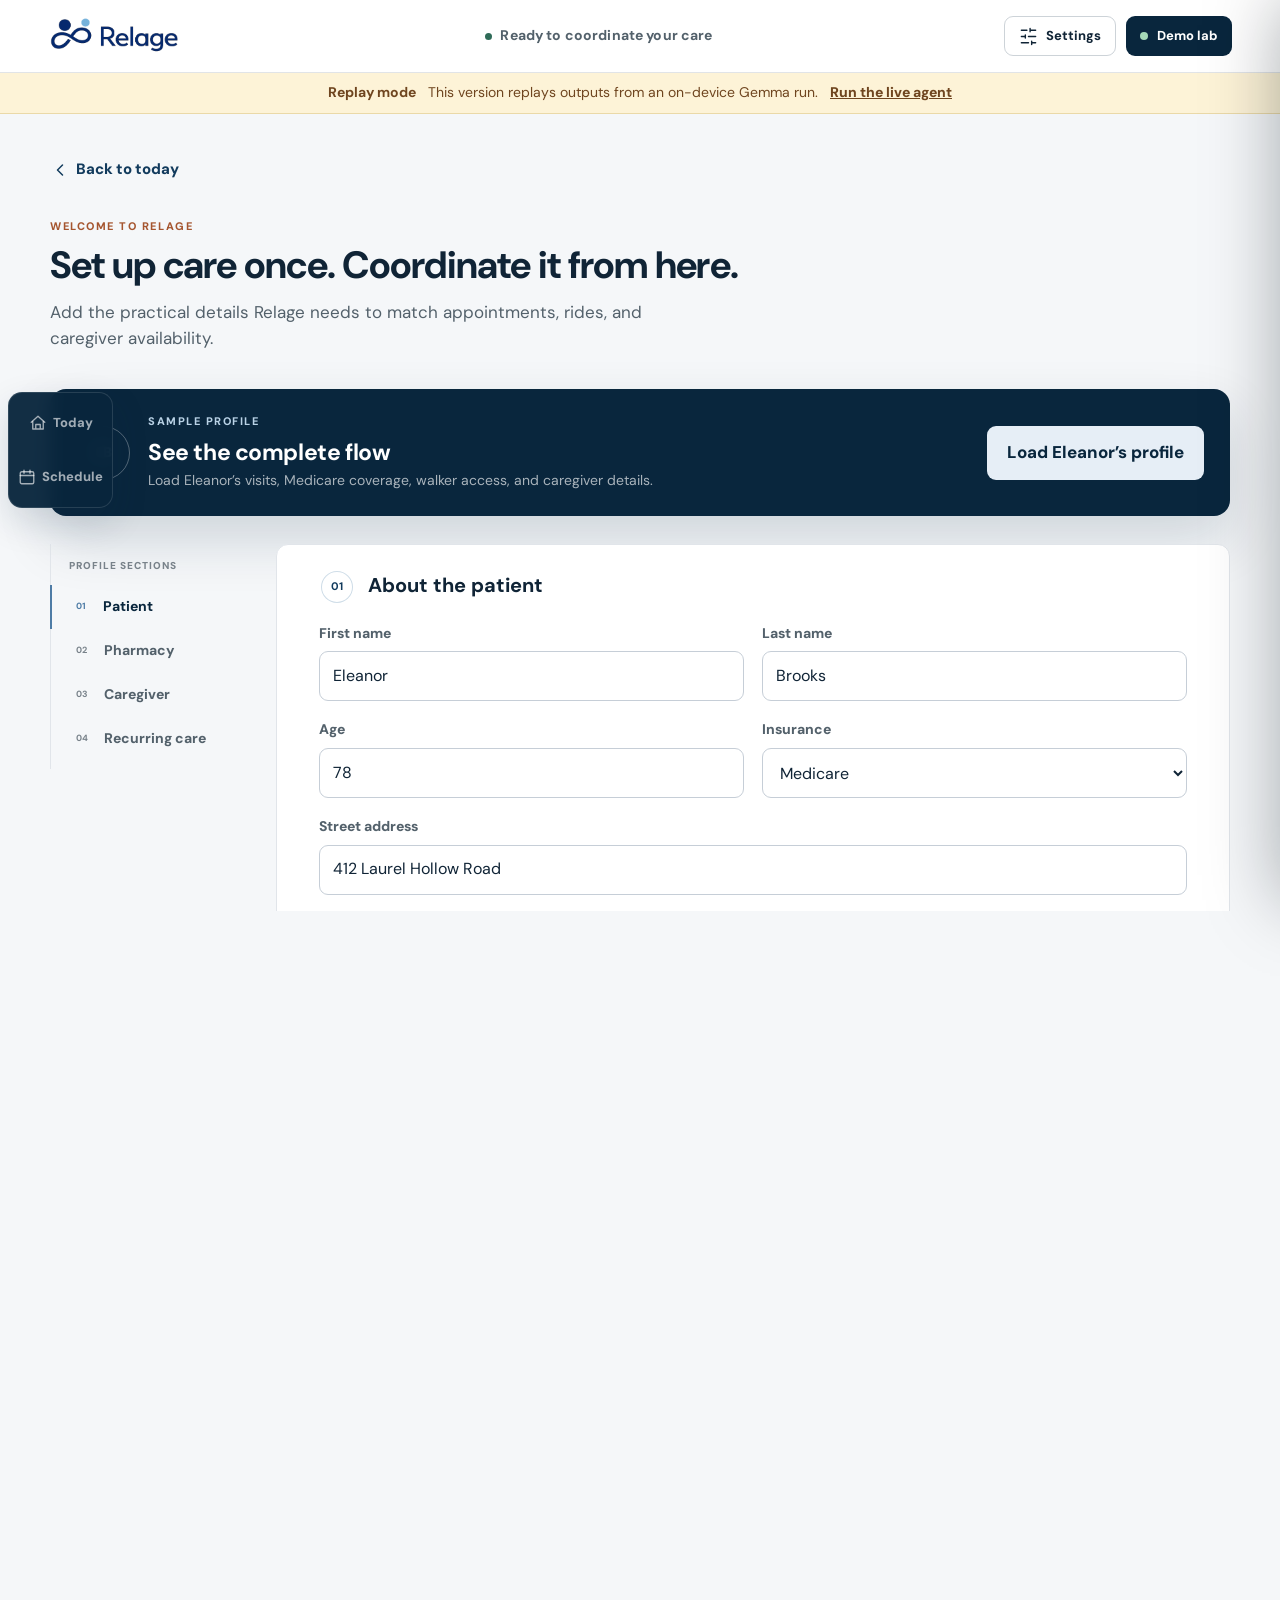
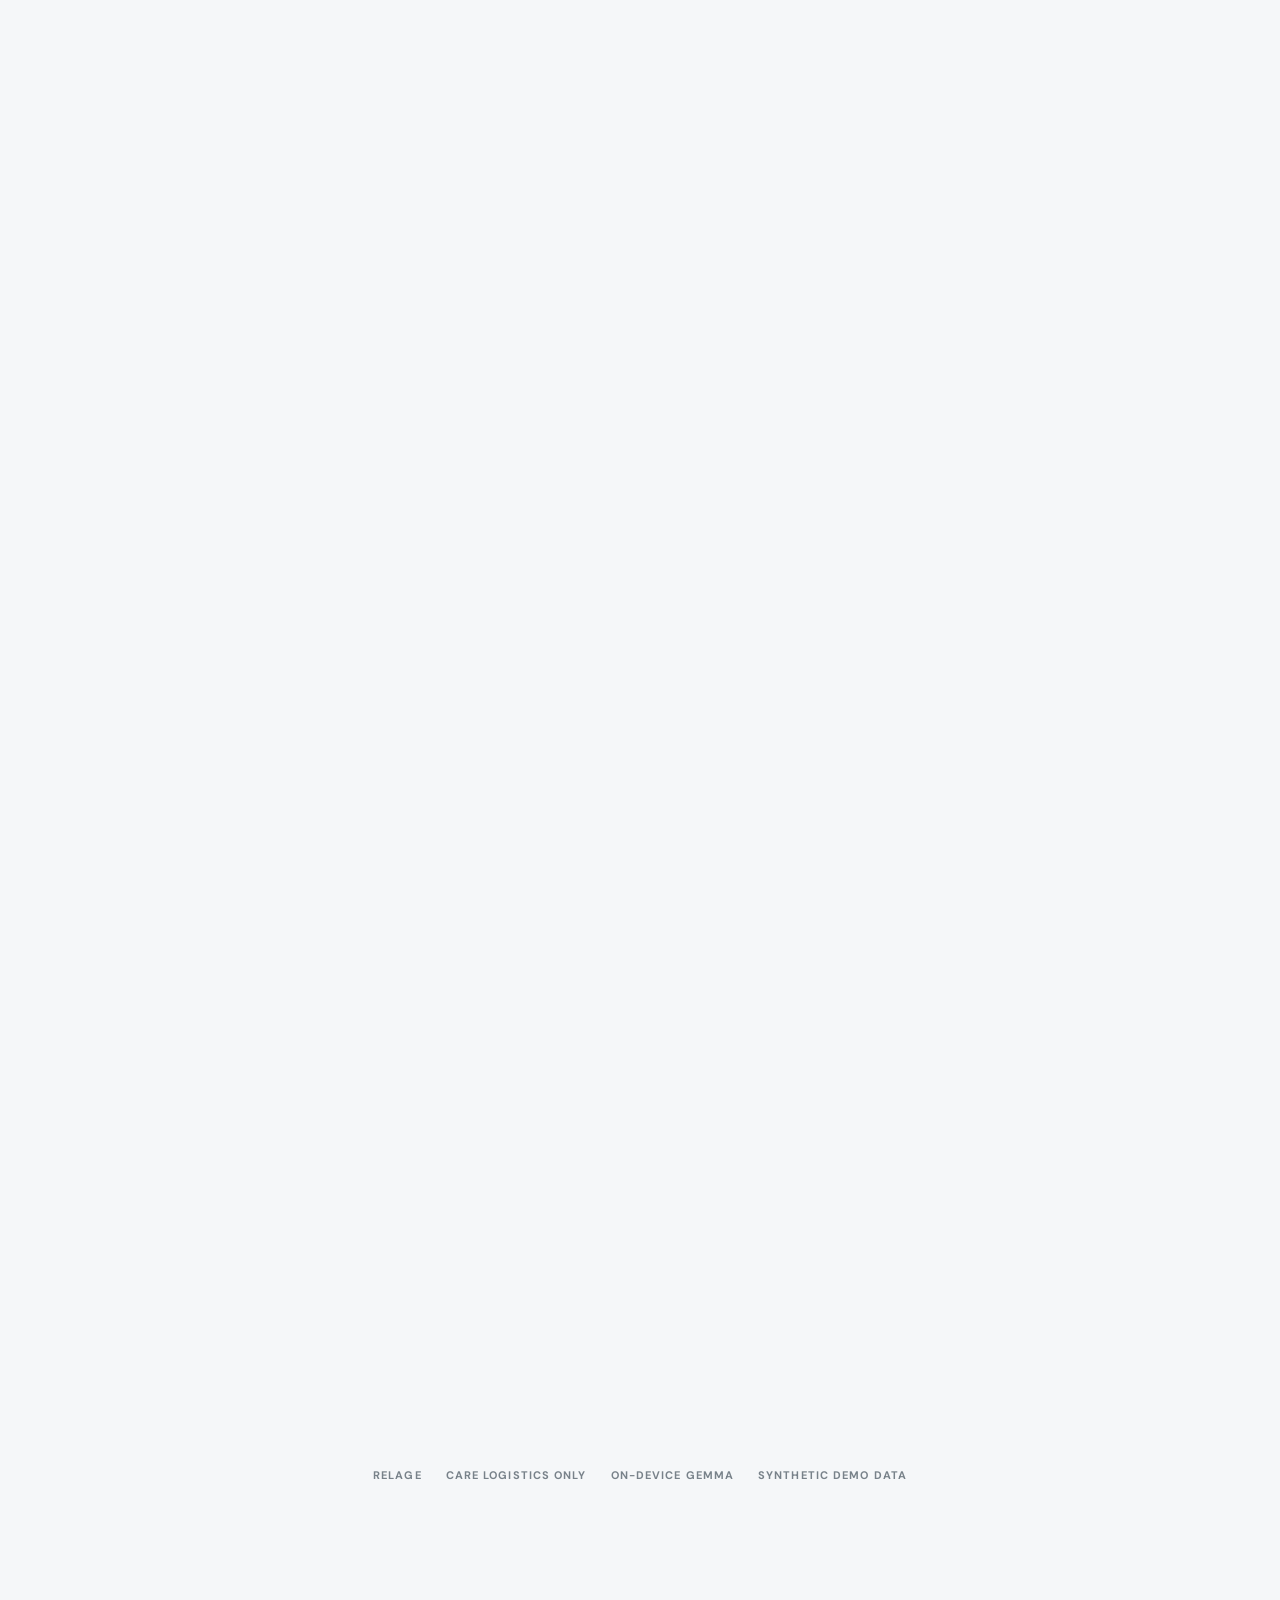
<file: docs/index.html>
<!doctype html>
<html lang="en">
<head>
  <meta charset="utf-8">
  <meta name="viewport" content="width=device-width, initial-scale=1">
  <meta name="theme-color" content="#f1efe8">
  <meta name="description" content="Relage coordinates appointments, rides, and reminders for older adults.">
  <title>Relage | Your care, coordinated</title>
  <link rel="icon" type="image/png" href="favicon.png">
  <link rel="preconnect" href="https://fonts.googleapis.com">
  <link rel="preconnect" href="https://fonts.gstatic.com" crossorigin>
  <link href="https://fonts.googleapis.com/css2?family=DM+Sans:wght@400;500;600;700&family=Newsreader:opsz,wght@6..72,400;6..72,500;6..72,600&display=swap" rel="stylesheet">
  <link rel="stylesheet" href="app.css">
</head>
<body>
  <a class="skip-link" href="#main">Skip to your care plan</a>
  <header class="site-header">
    <a class="brand" href="#" onclick="showView('home'); return false;" aria-label="Relage home">
      <img src="logo-lockup.png" alt="Relage">
    </a>
    <div class="header-status" id="statusHuman" role="status" aria-live="polite">
      Ready to coordinate your care
    </div>
    <div class="header-actions">
      <button class="quiet-button" type="button" onclick="showView('setup')">
        <svg aria-hidden="true" viewBox="0 0 24 24"><path d="M21 4h-7M10 4H3M21 12h-9M8 12H3M21 20h-5M12 20H3M14 2v4M8 10v4M16 18v4"/></svg>
        Settings
      </button>
      <button class="lab-button" type="button" onclick="toggleDrawer(true)" aria-controls="drawer" aria-haspopup="dialog">
        <span class="live-dot" aria-hidden="true"></span>
        Demo lab
      </button>
    </div>
  </header>

  <div class="hosted-notice" id="hostedNotice" hidden>
    <strong>Replay mode</strong>
    <span>This version replays outputs from an on-device Gemma run.</span>
    <a href="https://github.com/mjmgerdes/relage">Run the live agent</a>
  </div>

  <main id="main" class="app-shell">
    <section class="journey-shell" aria-label="Care coordination progress">
      <div class="journey-heading">
        <span>Current care journey</span>
        <span id="journeySummary">Ready to start</span>
      </div>
      <ol class="journey" id="journey">
        <li data-stage="0"><span class="journey-mark">1</span><span>Care due</span></li>
        <li data-stage="1"><span class="journey-mark">2</span><span>Appointment</span></li>
        <li data-stage="2"><span class="journey-mark">3</span><span>Ride</span></li>
        <li data-stage="3"><span class="journey-mark">4</span><span>Confirm</span></li>
      </ol>
    </section>

    <section class="view" id="view-home" aria-labelledby="homeTitle">
      <div class="page-intro">
        <p class="eyebrow">Today</p>
        <h1 id="homeTitle" tabindex="-1">Good morning, Eleanor.</h1>
        <p id="homeLead">One care task needs your attention.</p>
      </div>

      <div class="home-grid">
        <div class="care-card-list" id="needCards" aria-live="polite">
          <div class="care-card-skeleton" aria-label="Loading care tasks"></div>
        </div>

        <aside class="context-panel" aria-labelledby="preferencesTitle">
          <p class="eyebrow">Preferences</p>
          <h2 id="preferencesTitle">Used for every match</h2>
          <div class="preference-list" id="preferenceList">
            <div><span class="preference-icon" aria-hidden="true">AM</span><span><strong>Morning visits</strong><small>Your preferred time</small></span></div>
            <div><span class="preference-icon" aria-hidden="true">M</span><span><strong>Medicare</strong><small>In-network providers</small></span></div>
            <div><span class="preference-icon" aria-hidden="true">W</span><span><strong>Walker access</strong><small>Door-to-door transport</small></span></div>
          </div>
          <div class="upcoming-care" id="upcomingCare"></div>
          <button class="text-button" type="button" onclick="showView('setup')">Edit preferences <span aria-hidden="true">→</span></button>
        </aside>
      </div>

      <article class="all-set-card" id="allSet" hidden>
        <span class="all-set-icon" aria-hidden="true">✓</span>
        <div><p class="eyebrow">No action needed</p><h2>Your care plan is on track.</h2><p>Relage will let you know when the next task is ready.</p></div>
      </article>
    </section>

    <section class="view" id="view-working" aria-labelledby="workTitle" aria-busy="true">
      <div class="working-layout">
        <div>
          <p class="eyebrow">Relage is coordinating</p>
          <h1 id="workTitle" tabindex="-1">Arranging your appointment and ride.</h1>
          <p class="page-lead" id="workSub">Relage pauses before booking anything.</p>
          <div class="progress-card" data-glow>
            <div class="progress-card-head">
              <span>Live progress</span>
              <span class="working-pill"><span aria-hidden="true"></span> Working</span>
            </div>
            <div class="steps" id="friendlySteps" role="log" aria-live="polite"></div>
          </div>
        </div>
        <aside class="trust-card">
          <div class="trust-icon" aria-hidden="true">
            <svg viewBox="0 0 24 24"><path d="M12 22s8-3.5 8-10V5l-8-3-8 3v7c0 6.5 8 10 8 10Z"/><path d="m9 12 2 2 4-5"/></svg>
          </div>
          <p class="eyebrow">Private by design</p>
          <h2>Your profile stays here.</h2>
          <p>Sarah only receives the time and place. Your history and insurance details stay private.</p>
          <button class="text-button" type="button" onclick="toggleDrawer(true)">Open live agent activity <span aria-hidden="true">→</span></button>
        </aside>
      </div>
    </section>

    <section class="view" id="view-review" aria-labelledby="reviewTitle">
      <div class="page-intro review-intro">
        <p class="eyebrow">Ready for your approval</p>
        <h1 id="reviewTitle" tabindex="-1">Your appointment and ride are ready.</h1>
        <p>Check the details before anything is booked.</p>
      </div>
      <div class="review-grid">
        <article class="plan-card">
          <div class="plan-date" id="planDateBadge"><span>TUE</span><strong>11</strong><small>AUG</small></div>
          <div class="plan-details" id="planRows"></div>
          <div class="why" id="whyBox" hidden>
            <div class="why-icon" aria-hidden="true">
              <svg viewBox="0 0 24 24"><path d="M12 3a7 7 0 0 0-4 12.75V19h8v-3.25A7 7 0 0 0 12 3Z"/><path d="M9 22h6M9 15h6"/></svg>
            </div>
            <div><strong>Why this plan fits</strong><p id="whyText"></p></div>
          </div>
        </article>
        <aside class="approval-card">
          <p class="eyebrow">Your decision</p>
          <h2>Book the appointment and ride?</h2>
          <p>Relage will reserve both, add them to your schedule, and send confirmations to you and Sarah.</p>
          <button class="primary-button" id="confirmBtn" type="button" onclick="confirmPlan()">
            Confirm and book
            <svg aria-hidden="true" viewBox="0 0 24 24"><path d="m5 12 4 4L19 6"/></svg>
          </button>
          <button class="secondary-button" type="button" onclick="showView('home')">Not now</button>
        </aside>
      </div>
      <details class="recap">
        <summary>See how Relage built this plan</summary>
        <div class="steps compact" id="stepsReview"></div>
      </details>
    </section>

    <section class="view" id="view-done" aria-labelledby="doneGreet">
      <div class="success-hero">
        <div class="success-mark" aria-hidden="true">
          <svg viewBox="0 0 24 24"><path d="m5 12 4 4L19 6"/></svg>
        </div>
        <p class="eyebrow">Booked</p>
        <h1 id="doneGreet" tabindex="-1">Your visit is set, Eleanor.</h1>
        <p id="doneNote">We sent confirmations to you and Sarah.</p>
      </div>
      <div class="done-grid">
        <article class="day-card">
          <div class="day-card-head"><span>Your day</span><span id="doneDate">Tuesday, August 11</span></div>
          <div id="doneRows"></div>
        </article>
        <aside class="next-card">
          <p class="eyebrow">Next step</p>
          <h2>Relage will remind you.</h2>
          <p>You will get a message the day before and again that morning. Sarah gets the same update.</p>
          <button class="secondary-button" type="button" onclick="showView('schedule')">Open my schedule</button>
        </aside>
      </div>
      <details class="recap">
        <summary>See the completed coordination log</summary>
        <div class="steps compact" id="stepsDone"></div>
      </details>
    </section>

    <section class="view" id="view-schedule" aria-labelledby="scheduleTitle">
      <div class="page-intro schedule-intro">
        <p class="eyebrow">Care calendar</p>
        <h1 id="scheduleTitle" tabindex="-1">Your schedule</h1>
        <p>Appointments, rides, and follow-ups in one place.</p>
      </div>
      <article class="schedule-card" data-scroll-stage>
        <div class="schedule-card-head"><h2>Care timeline</h2><span>All times local</span></div>
        <div class="timeline" id="timeline"></div>
      </article>
    </section>

    <section class="view active" id="view-setup" aria-labelledby="setupTitle">
      <div class="page-intro setup-intro">
        <button class="back-button" type="button" onclick="showView('home')">
          <svg aria-hidden="true" viewBox="0 0 24 24"><path d="m15 18-6-6 6-6"/></svg> Back to today
        </button>
        <p class="eyebrow">Welcome to Relage</p>
        <h1 id="setupTitle" tabindex="-1">Set up care once. Coordinate it from here.</h1>
        <p>Add the practical details Relage needs to match appointments, rides, and caregiver availability.</p>
      </div>

      <div class="demo-profile-callout" data-reveal>
        <div class="demo-profile-copy">
          <span class="demo-avatar" aria-hidden="true">EB</span>
          <div><p class="eyebrow">Sample profile</p><h2>See the complete flow</h2><p>Load Eleanor’s visits, Medicare coverage, walker access, and caregiver details.</p></div>
        </div>
        <button class="secondary-button" type="button" onclick="loadDemoData(true)">Load Eleanor’s profile</button>
      </div>

      <div class="setup-layout">
        <nav class="setup-section-nav" aria-label="Profile sections">
          <span>Profile sections</span>
          <button class="active" type="button" data-section-link="patient" onclick="scrollToSetup('patient')"><b>01</b> Patient</button>
          <button type="button" data-section-link="pharmacy" onclick="scrollToSetup('pharmacy')"><b>02</b> Pharmacy</button>
          <button type="button" data-section-link="caregiver" onclick="scrollToSetup('caregiver')"><b>03</b> Caregiver</button>
          <button type="button" data-section-link="care" onclick="scrollToSetup('care')"><b>04</b> Recurring care</button>
        </nav>

        <form class="setup-form" onsubmit="event.preventDefault(); saveProfile();">
          <fieldset id="setup-patient" data-setup-section="patient" data-reveal>
            <legend><span>01</span> About the patient</legend>
            <div class="fgrid">
              <div><label for="f_first">First name</label><input id="f_first" autocomplete="given-name" placeholder="Eleanor"></div>
              <div><label for="f_last">Last name</label><input id="f_last" autocomplete="family-name" placeholder="Brooks"></div>
              <div><label for="f_age">Age</label><input id="f_age" type="number" min="0" inputmode="numeric" placeholder="78"></div>
              <div><label for="f_ins">Insurance</label><select id="f_ins"><option>Medicare</option><option>Medicaid</option><option>Commercial</option></select></div>
              <div class="full"><label for="f_street">Street address</label><input id="f_street" autocomplete="street-address" placeholder="412 Laurel Hollow Road"></div>
              <div><label for="f_town">Town and state</label><input id="f_town" autocomplete="address-level2" placeholder="Pine Ridge, Pennsylvania"></div>
              <div><label for="f_time">Best appointment time</label><select id="f_time"><option value="weekday mornings">Weekday mornings</option><option value="weekday afternoons">Weekday afternoons</option></select></div>
              <div class="full">
                <span class="field-label">Mobility needs</span>
                <div class="checkrow">
                  <label><input type="checkbox" id="f_walker"><span>Walker</span></label>
                  <label><input type="checkbox" id="f_wheel"><span>Wheelchair</span></label>
                  <label><input type="checkbox" id="f_none"><span>No mobility aid</span></label>
                </div>
              </div>
            </div>
          </fieldset>

          <fieldset id="setup-pharmacy" data-setup-section="pharmacy" data-reveal>
            <legend><span>02</span> Pharmacy</legend>
            <div class="fgrid">
              <div><label for="f_pharm">Pharmacy name</label><input id="f_pharm" placeholder="Pine Ridge Pharmacy"></div>
              <div><label for="f_pharm_addr">Pharmacy address</label><input id="f_pharm_addr" autocomplete="street-address" placeholder="18 Main Street, Pine Ridge, PA"></div>
            </div>
          </fieldset>

          <fieldset id="setup-caregiver" data-setup-section="caregiver" data-reveal>
            <legend><span>03</span> Caregiver</legend>
            <div class="fgrid">
              <div><label for="f_cgname">Caregiver name</label><input id="f_cgname" autocomplete="name" placeholder="Sarah Brooks"></div>
              <div><label for="f_cgphone">Phone for calls and texts</label><input id="f_cgphone" type="tel" autocomplete="tel" placeholder="+15551234567"></div>
            </div>
          </fieldset>

          <fieldset id="setup-care" data-setup-section="care" data-reveal>
            <legend><span>04</span> Recurring care</legend>
            <p class="fieldset-help">Add the visits the patient already expects. Relage never decides which medical care someone needs.</p>
            <div id="rcList" class="recurring-care-list"></div>
            <button class="add-care-button" type="button" onclick="addRcRow()">
              <span aria-hidden="true">+</span> Add another recurring visit
            </button>
          </fieldset>

          <div class="save-bar">
            <div><strong>Profile ready?</strong><span>Review your details, then open Today.</span></div>
            <button class="primary-button save-button" id="saveBtn" type="submit">Save and open Today</button>
          </div>
          <div class="notice" id="saveNote" role="status" hidden>Care profile saved. Today now uses these details.</div>
        </form>
      </div>

      <article class="natural-note-card" data-reveal data-scroll-stage>
        <div>
          <p class="eyebrow">Quick note</p>
          <h2>Add a preference in plain language.</h2>
          <p>Try “Mornings are best, and I do not travel after dark.” Review what Relage understood before saving it.</p>
        </div>
        <div class="natural-input">
          <label for="onboardInput">Care preference</label>
          <textarea id="onboardInput" rows="3" placeholder="Type a preference..."></textarea>
          <button class="secondary-button" type="button" onclick="sendOnboard()" id="onboardBtn">Add preference</button>
        </div>
        <div class="why onboarding-output" id="onboardOut" hidden>
          <div class="why-icon" aria-hidden="true">✓</div>
          <div><strong>Relage understood</strong><p id="onboardText"></p></div>
        </div>
      </article>
    </section>
  </main>

  <nav class="bottom-nav" aria-label="Primary navigation">
    <button id="nav-home" class="active" type="button" onclick="showView('home')" aria-current="page">
      <svg aria-hidden="true" viewBox="0 0 24 24"><path d="m3 11 9-8 9 8"/><path d="M5 10v10h14V10M9 20v-6h6v6"/></svg>
      <span>Today</span>
    </button>
    <button id="nav-schedule" type="button" onclick="showView('schedule')">
      <svg aria-hidden="true" viewBox="0 0 24 24"><rect x="3" y="5" width="18" height="16" rx="2"/><path d="M16 3v4M8 3v4M3 10h18"/></svg>
      <span>Schedule</span>
    </button>
  </nav>

  <div class="drawer-scrim" id="drawerScrim" onclick="toggleDrawer(false)" hidden></div>
  <aside class="demo-drawer" id="drawer" role="dialog" aria-modal="true" aria-labelledby="drawerTitle" aria-hidden="true">
    <div class="drawer-head">
      <div><p class="drawer-kicker">Judge view</p><h2 id="drawerTitle">Relage demo lab</h2></div>
      <button class="icon-button" id="drawerClose" type="button" onclick="toggleDrawer(false)" aria-label="Close demo lab">
        <svg aria-hidden="true" viewBox="0 0 24 24"><path d="m6 6 12 12M18 6 6 18"/></svg>
      </button>
    </div>
    <p class="drawer-intro">Run the caregiver handoff and watch each Gemma decision without exposing technical detail in Eleanor’s view.</p>

    <section class="lab-section phone-lab" aria-labelledby="phoneTitle">
      <div class="lab-section-head"><div><span>01</span><h3 id="phoneTitle">Caregiver handoff</h3></div><div class="mode-pill" id="twStatus">Simulator</div></div>
      <div class="phone-shell">
        <div class="phone-top"><span id="caregiverInitial">S</span><div><strong id="caregiverName">Sarah</strong><small>Caregiver</small></div></div>
        <div class="msgs" id="phoneMsgs" role="log" aria-live="polite"><div class="empty-message">Start the care journey to contact Sarah.</div></div>
        <div class="reply">
          <label class="sr-only" for="smsInput">Reply as caregiver</label>
          <input id="smsInput" placeholder="Reply as Sarah..." onkeydown="if(event.key==='Enter')sendSms()">
          <button type="button" onclick="sendSms()" aria-label="Send caregiver reply">
            <svg aria-hidden="true" viewBox="0 0 24 24"><path d="m22 2-7 20-4-9-9-4 20-7Z"/><path d="M22 2 11 13"/></svg>
          </button>
        </div>
      </div>
      <div class="quick" aria-label="Quick caregiver responses">
        <button type="button" onclick="quick('NO, I have work meetings all day Tuesday, sorry')">Decline ride</button>
        <button type="button" onclick="quick('YES I can take her')">Accept ride</button>
        <button type="button" onclick="quick('I could drive her there but not home')">One way only</button>
      </div>
      <button class="lab-action" id="callBtn" type="button" hidden onclick="callCaregiver()">
        <svg aria-hidden="true" viewBox="0 0 24 24"><path d="M22 16.92v3a2 2 0 0 1-2.18 2 19.8 19.8 0 0 1-8.63-3.07 19.5 19.5 0 0 1-6-6A19.8 19.8 0 0 1 2.12 4.2 2 2 0 0 1 4.11 2h3a2 2 0 0 1 2 1.72c.13.96.36 1.9.68 2.78a2 2 0 0 1-.45 2.11L8.07 9.88a16 16 0 0 0 6 6l1.27-1.27a2 2 0 0 1 2.11-.45c.89.32 1.82.55 2.78.68A2 2 0 0 1 22 16.92Z"/></svg>
        Call caregiver’s phone
      </button>
    </section>

    <section class="lab-section" aria-labelledby="activityTitle">
      <div class="lab-section-head"><div><span>02</span><h3 id="activityTitle">Agent activity</h3></div><span class="local-badge"><span aria-hidden="true"></span> On device</span></div>
      <div class="techfeed" id="techFeed" role="log" aria-live="polite"><div class="empty-feed">Agent decisions will appear here.</div></div>
    </section>

    <button class="reset-button" type="button" onclick="resetDemo()">
      <svg aria-hidden="true" viewBox="0 0 24 24"><path d="M3 12a9 9 0 1 0 3-6.7L3 8"/><path d="M3 3v5h5"/></svg>
      Reset demo
    </button>
  </aside>

  <div class="toast" id="toast" role="status" aria-live="polite" hidden></div>

  <footer>
    <span>Relage</span>
    <span>Care logistics only</span>
    <span>On-device Gemma</span>
    <span>Synthetic demo data</span>
  </footer>

  <script src="demo-shim.js"></script>
  <script src="app.js"></script>
</body>
</html>
</file>
<file: docs/app.css>
:root {
  --paper: #f6f7f9;
  --paper-deep: #eceff3;
  --surface: #ffffff;
  --surface-blue: #eef6fb;
  --ink: #15243a;
  --ink-soft: #526276;
  --ink-faint: #748194;
  --navy: #16477c;
  --navy-dark: #0c315b;
  --sky: #69b4d8;
  --sky-soft: #e4f2f9;
  --coral: #ad5738;
  --coral-soft: #faece5;
  --green: #2f6d59;
  --green-soft: #e8f3ee;
  --line: #e0e4e9;
  --line-blue: #cfe2ec;
  --shadow-sm: 0 1px 2px rgba(15, 33, 54, .04), 0 8px 24px rgba(15, 33, 54, .045);
  --shadow-lg: 0 18px 48px rgba(10, 39, 70, .16);
  --radius-sm: 10px;
  --radius-md: 14px;
  --radius-lg: 20px;
  --ease: cubic-bezier(.22, 1, .36, 1);
}

* { box-sizing: border-box; }
html { scroll-behavior: auto; }
h1[tabindex="-1"]:focus { outline: none; }
body {
  margin: 0;
  min-width: 320px;
  min-height: 100dvh;
  color: var(--ink);
  background: var(--paper);
  font-family: Inter, ui-sans-serif, -apple-system, BlinkMacSystemFont, "Segoe UI", sans-serif;
  font-size: 17px;
  line-height: 1.55;
  -webkit-font-smoothing: antialiased;
}

button, input, select, textarea { font: inherit; }
button { touch-action: manipulation; }
button, a { -webkit-tap-highlight-color: transparent; }
button:focus-visible, a:focus-visible, input:focus-visible, select:focus-visible, textarea:focus-visible, summary:focus-visible {
  outline: 3px solid var(--sky);
  outline-offset: 3px;
}
button:disabled { cursor: wait; opacity: .58; }
svg { fill: none; stroke: currentColor; stroke-width: 1.8; stroke-linecap: round; stroke-linejoin: round; }
[hidden] { display: none !important; }

.skip-link {
  position: fixed;
  z-index: 1000;
  top: 10px;
  left: 10px;
  padding: 10px 14px;
  color: white;
  background: var(--navy-dark);
  border-radius: 8px;
  transform: translateY(-140%);
}
.skip-link:focus { transform: translateY(0); }

.site-header {
  position: sticky;
  z-index: 40;
  top: 0;
  display: grid;
  grid-template-columns: auto 1fr auto;
  align-items: center;
  min-height: 68px;
  padding: 9px clamp(18px, 4vw, 48px);
  border-bottom: 1px solid rgba(16, 46, 74, .1);
  background: rgba(255, 255, 255, .92);
  backdrop-filter: blur(8px);
}
.brand { display: inline-flex; align-items: center; min-width: 146px; }
.brand img { display: block; width: 136px; height: auto; }
.header-status {
  justify-self: center;
  max-width: 520px;
  color: var(--ink-soft);
  font-size: 14px;
  font-weight: 700;
  letter-spacing: .01em;
}
.header-status::before { content: ""; display: inline-block; width: 7px; height: 7px; margin-right: 8px; border-radius: 50%; background: var(--green); }
.header-actions { display: flex; align-items: center; gap: 10px; }
.quiet-button, .lab-button, .icon-button, .back-button, .text-button, .reset-button, .lab-action {
  border: 0;
  color: var(--ink);
  background: transparent;
  cursor: pointer;
}
.quiet-button, .lab-button { display: inline-flex; align-items: center; justify-content: center; min-height: 42px; padding: 0 14px; border-radius: 10px; font-size: 14px; font-weight: 750; }
.quiet-button { border: 1px solid rgba(16, 46, 74, .14); }
.quiet-button svg { width: 19px; height: 19px; margin-right: 8px; }
.lab-button { color: white; background: var(--navy); box-shadow: none; }
.live-dot { width: 8px; height: 8px; margin-right: 9px; border-radius: 50%; background: #91e2bd; box-shadow: 0 0 0 4px rgba(145, 226, 189, .14); }
.quiet-button:hover { background: rgba(255, 255, 255, .65); }
.lab-button:hover { background: var(--navy-dark); transform: translateY(-1px); }

.hosted-notice {
  display: flex;
  align-items: center;
  justify-content: center;
  gap: 12px;
  padding: 9px 18px;
  color: #6f451f;
  background: #fdf3d7;
  border-bottom: 1px solid #ead9a8;
  font-size: 14px;
}
.hosted-notice a { color: inherit; font-weight: 800; }

.app-shell { width: min(1160px, calc(100% - 40px)); margin: 0 auto; padding: 28px 0 150px; }
.journey-shell { position: sticky; z-index: 25; top: 82px; margin-bottom: 44px; padding: 16px 20px 18px; border: 1px solid var(--line); border-radius: var(--radius-md); background: rgba(255, 255, 255, .94); box-shadow: var(--shadow-sm); backdrop-filter: blur(8px); }
.app-shell.setup-mode .journey-shell { display: none; }
.journey-heading { display: flex; justify-content: space-between; gap: 16px; margin-bottom: 15px; color: var(--ink-faint); font-size: 12px; font-weight: 800; letter-spacing: .09em; text-transform: uppercase; }
.journey-heading span:last-child { color: var(--navy); }
.journey { display: grid; grid-template-columns: repeat(4, 1fr); margin: 0; padding: 0; list-style: none; }
.journey li { position: relative; display: flex; align-items: center; gap: 10px; color: var(--ink-faint); font-size: 14px; font-weight: 750; }
.journey li:not(:last-child)::after { content: ""; position: absolute; z-index: 0; top: 50%; left: 38px; right: 12px; height: 2px; background: var(--line); transform: translateY(-50%); }
.journey-mark { position: relative; z-index: 1; display: grid; place-items: center; width: 30px; height: 30px; flex: 0 0 30px; border: 2px solid var(--line); border-radius: 50%; color: var(--ink-faint); background: var(--surface); font-size: 12px; }
.journey li > span:last-child { position: relative; z-index: 1; padding-right: 8px; background: var(--surface); }
.journey li.complete, .journey li.current { color: var(--navy); }
.journey li.complete .journey-mark { border-color: var(--green); color: white; background: var(--green); }
.journey li.complete:not(:last-child)::after { background: var(--green); }
.journey li.current .journey-mark { border-color: var(--navy); box-shadow: 0 0 0 5px var(--sky-soft); }

.view { display: none; animation: view-in 260ms var(--ease) both; }
.view.active { display: block; }
@keyframes view-in { from { opacity: 0; transform: translateY(10px); } to { opacity: 1; transform: none; } }
.page-intro { max-width: 760px; margin: 0 0 30px; }
.eyebrow { margin: 0 0 9px; color: var(--coral); font-size: 12px; font-weight: 800; letter-spacing: .08em; text-transform: uppercase; }
h1, h2, h3, p { margin-top: 0; }
h1 { max-width: 840px; margin-bottom: 12px; font-size: clamp(34px, 4.4vw, 50px); line-height: 1.06; letter-spacing: -.038em; }
h2 { line-height: 1.16; letter-spacing: -.025em; }
.page-intro > p:last-child, .page-lead { max-width: 660px; margin-bottom: 0; color: var(--ink-soft); font-size: 18px; }

.home-grid { display: grid; grid-template-columns: minmax(0, 1.5fr) minmax(300px, .72fr); gap: 18px; align-items: stretch; }
.care-card-list { display: grid; gap: 16px; }
.care-card-skeleton { min-height: 480px; border-radius: var(--radius-lg); background: linear-gradient(100deg, var(--paper-deep) 25%, var(--surface) 40%, var(--paper-deep) 55%); background-size: 220% 100%; animation: skeleton 1.4s ease-in-out infinite; }
@keyframes skeleton { to { background-position-x: -220%; } }
.action-card { position: relative; overflow: hidden; padding: clamp(28px, 4vw, 40px); border: 1px solid rgba(255,255,255,.08); border-radius: var(--radius-lg); color: white; background: linear-gradient(145deg, #174b82, #0c315b); box-shadow: var(--shadow-lg); }
.action-card::after { display: none; }
.card-kicker { position: relative; z-index: 1; display: flex; align-items: center; justify-content: space-between; gap: 16px; margin-bottom: 28px; color: rgba(255,255,255,.68); font-size: 13px; font-weight: 750; }
.status-badge { display: inline-flex; align-items: center; padding: 7px 10px; border-radius: 999px; color: #ffe8dc; background: rgba(185, 95, 54, .28); }
.status-badge span { width: 7px; height: 7px; margin-right: 7px; border-radius: 50%; background: #ffb38d; }
.care-symbol { position: relative; z-index: 1; display: grid; place-items: center; width: 54px; height: 54px; margin-bottom: 20px; border: 1px solid rgba(255,255,255,.2); border-radius: 13px; color: #9bd4ec; background: rgba(255,255,255,.08); }
.care-symbol svg { width: 29px; height: 29px; }
.action-card h2 { position: relative; z-index: 1; max-width: 600px; margin-bottom: 12px; font-size: clamp(30px, 3.8vw, 40px); }
.action-card > p { position: relative; z-index: 1; max-width: 650px; color: rgba(255,255,255,.78); font-size: 17px; }
.promise-list { position: relative; z-index: 1; display: grid; gap: 9px; margin: 24px 0 0; padding: 0; list-style: none; }
.promise-list li { display: flex; gap: 11px; align-items: center; color: rgba(255,255,255,.9); font-size: 17px; }
.check-icon { display: grid; place-items: center; width: 23px; height: 23px; border-radius: 50%; color: var(--navy-dark); background: var(--sky); font-size: 14px; font-weight: 900; }
.primary-button, .secondary-button { display: inline-flex; align-items: center; justify-content: center; min-height: 54px; padding: 0 20px; border-radius: 11px; font-size: 17px; font-weight: 780; cursor: pointer; transition: transform 160ms var(--ease), box-shadow 160ms var(--ease), background 160ms ease; }
.primary-button { border: 0; color: var(--navy-dark); background: #b9e1f0; box-shadow: 0 8px 22px rgba(3, 20, 38, .18); }
.primary-button svg { width: 22px; height: 22px; margin-left: 10px; }
.primary-button:hover { background: white; transform: translateY(-1px); box-shadow: 0 10px 24px rgba(3,20,38,.2); }
.action-card .primary-button { position: relative; z-index: 1; width: 100%; margin-top: 30px; }
.consent-note { display: flex; gap: 9px; align-items: flex-start; margin: 14px 0 0 !important; color: rgba(255,255,255,.64) !important; font-size: 13px !important; }
.consent-note svg { width: 17px; height: 17px; flex: 0 0 17px; margin-top: 2px; }

.context-panel { display: flex; flex-direction: column; padding: 28px 26px; border: 1px solid var(--line); border-radius: var(--radius-lg); background: var(--surface); box-shadow: var(--shadow-sm); }
.context-panel h2 { margin-bottom: 26px; font-size: 27px; }
.preference-list { display: grid; gap: 8px; }
.preference-list > div { display: flex; align-items: center; gap: 13px; padding: 13px 0; border-bottom: 1px solid var(--line); }
.preference-list > div:last-child { border-bottom: 0; }
.preference-icon { display: grid; place-items: center; width: 40px; height: 40px; flex: 0 0 40px; border-radius: 10px; color: var(--navy); background: var(--sky-soft); font-size: 11px; font-weight: 900; }
.preference-list strong, .preference-list small { display: block; }
.preference-list strong { font-size: 16px; }
.preference-list small { color: var(--ink-faint); font-size: 13px; }
.text-button { display: inline-flex; align-items: center; min-height: 44px; margin-top: auto; padding: 14px 0 0; color: var(--navy); font-size: 15px; font-weight: 800; text-align: left; }
.text-button span { margin-left: 6px; transition: transform 180ms ease; }
.text-button:hover span { transform: translateX(4px); }
.upcoming-care { margin: 22px 0 14px; padding-top: 18px; border-top: 1px solid var(--line); }
.upcoming-care > span { display: block; margin-bottom: 9px; color: var(--ink-faint); font-size: 11px; font-weight: 850; letter-spacing: .1em; text-transform: uppercase; }
.upcoming-item { display: grid; grid-template-columns: 42px 1fr; gap: 12px; align-items: center; padding: 10px 0; }
.upcoming-item + .upcoming-item { border-top: 1px solid var(--line); }
.upcoming-date { display: grid; place-items: center; width: 42px; height: 42px; border-radius: 12px; color: var(--coral); background: var(--coral-soft); font-size: 10px; font-weight: 900; text-align: center; }
.upcoming-item strong, .upcoming-item small { display: block; }
.upcoming-item strong { font-size: 14px; }
.upcoming-item small { color: var(--ink-faint); font-size: 12px; }
.all-set-card { display: flex; align-items: center; gap: 22px; padding: 34px; border: 1px solid #b9d5c9; border-radius: var(--radius-lg); background: var(--green-soft); }
.all-set-icon { display: grid; place-items: center; width: 58px; height: 58px; flex: 0 0 58px; border-radius: 50%; color: white; background: var(--green); font-size: 28px; }
.all-set-card h2 { margin: 0 0 6px; }
.all-set-card p:last-child { margin-bottom: 0; color: var(--ink-soft); }

.working-layout { display: grid; grid-template-columns: minmax(0, 1.45fr) minmax(290px, .7fr); gap: 18px; align-items: start; }
.working-layout h1 { max-width: 720px; }
.progress-card, .trust-card, .plan-card, .approval-card, .day-card, .next-card, .schedule-card, .setup-form, .natural-note-card { border: 1px solid var(--line); background: var(--surface); box-shadow: var(--shadow-sm); }
.progress-card { margin-top: 30px; overflow: hidden; border-radius: var(--radius-lg); }
.progress-card-head, .day-card-head, .schedule-card-head { display: flex; justify-content: space-between; gap: 16px; align-items: center; padding: 18px 24px; border-bottom: 1px solid var(--line); color: var(--ink-faint); font-size: 13px; font-weight: 800; letter-spacing: .06em; text-transform: uppercase; }
.working-pill { display: inline-flex; align-items: center; padding: 6px 9px; border-radius: 999px; color: var(--green); background: var(--green-soft); font-size: 11px; }
.working-pill span { width: 7px; height: 7px; margin-right: 7px; border-radius: 50%; background: var(--green); animation: pulse 1.6s ease-in-out infinite; }
@keyframes pulse { 50% { opacity: .35; transform: scale(.8); } }
.steps { display: flex; flex-direction: column; padding: 8px 28px 22px; }
.step { position: relative; display: grid; grid-template-columns: 34px 1fr; gap: 14px; min-height: 66px; padding: 17px 0; color: var(--ink-soft); font-size: 17px; }
.step:not(:last-child)::after { content: ""; position: absolute; top: 45px; bottom: -12px; left: 16px; width: 2px; background: var(--line-blue); }
.step-icon { position: relative; z-index: 1; display: grid; place-items: center; width: 34px; height: 34px; border-radius: 50%; color: white; background: var(--green); font-size: 14px; font-weight: 900; }
.step.current .step-icon { color: var(--navy); background: var(--sky-soft); box-shadow: inset 0 0 0 2px var(--sky); }
.source-chips { display: flex; flex-wrap: wrap; gap: 7px; margin-top: 8px; }
.source-chip { display: inline-flex; align-items: center; gap: 5px; max-width: 100%; padding: 4px 9px; border: 1px solid var(--line-blue); border-radius: 999px; color: var(--navy); background: var(--sky-soft); font-size: 12px; font-weight: 750; line-height: 1.25; text-decoration: none; }
.source-chip:hover { border-color: var(--sky); background: #d8eef7; }
.source-chip span { overflow: hidden; text-overflow: ellipsis; white-space: nowrap; }
.spinner { width: 15px; height: 15px; border: 2px solid rgba(18,59,112,.2); border-top-color: var(--navy); border-radius: 50%; animation: spin .75s linear infinite; }
@keyframes spin { to { transform: rotate(360deg); } }
.empty-progress { padding: 30px 0 10px; color: var(--ink-faint); }
.trust-card { margin-top: 39px; padding: 26px; border-radius: var(--radius-lg); background: var(--surface-blue); }
.trust-icon { display: grid; place-items: center; width: 52px; height: 52px; margin-bottom: 22px; border-radius: 13px; color: var(--navy); background: white; box-shadow: var(--shadow-sm); }
.trust-icon svg { width: 30px; height: 30px; }
.trust-card h2 { font-size: 27px; }
.trust-card > p:not(.eyebrow) { color: var(--ink-soft); font-size: 16px; }

.review-intro { max-width: 800px; }
.review-grid, .done-grid { display: grid; grid-template-columns: minmax(0, 1.4fr) minmax(290px, .65fr); gap: 18px; align-items: start; }
.plan-card { display: grid; grid-template-columns: 108px minmax(0, 1fr); gap: 26px; padding: 30px; border-radius: var(--radius-lg); }
.plan-date { display: flex; flex-direction: column; align-items: center; align-self: start; overflow: hidden; padding: 0 0 12px; border: 1px solid var(--line-blue); border-radius: 18px; color: var(--navy); background: var(--surface-blue); }
.plan-date span { width: 100%; padding: 8px; color: white; background: var(--navy); font-size: 12px; font-weight: 850; letter-spacing: .12em; text-align: center; }
.plan-date strong { margin: 5px 0 -4px; font-size: 44px; line-height: 1.15; }
.plan-date small { font-size: 12px; font-weight: 850; letter-spacing: .1em; }
.planrow { display: grid; grid-template-columns: 42px 1fr; gap: 14px; padding: 17px 0; border-bottom: 1px solid var(--line); }
.planrow:first-child { padding-top: 0; }
.planrow:last-of-type { border-bottom: 0; }
.row-icon { display: grid; place-items: center; width: 42px; height: 42px; border-radius: 13px; color: var(--navy); background: var(--sky-soft); }
.row-icon svg { width: 22px; height: 22px; }
.planrow b { display: block; margin-bottom: 3px; font-size: 18px; }
.planrow .det { color: var(--ink-soft); font-size: 15px; line-height: 1.55; }
.why { display: grid; grid-template-columns: 42px 1fr; gap: 13px; margin-top: 18px; padding: 16px; border: 1px solid #bcd7cb; border-radius: 16px; background: var(--green-soft); }
.plan-card > .why { grid-column: 2; }
.why-icon { display: grid; place-items: center; width: 42px; height: 42px; border-radius: 13px; color: var(--green); background: white; font-weight: 900; }
.why-icon svg { width: 22px; height: 22px; }
.why strong { font-size: 15px; }
.why p { margin: 3px 0 0; color: var(--ink-soft); font-size: 14px; }
.approval-card, .next-card { padding: 26px; border-radius: var(--radius-lg); }
.approval-card h2, .next-card h2 { font-size: 28px; }
.approval-card > p:not(.eyebrow), .next-card > p:not(.eyebrow) { color: var(--ink-soft); font-size: 16px; }
.approval-card .primary-button, .approval-card .secondary-button, .next-card .secondary-button { width: 100%; }
.approval-card .primary-button { margin: 12px 0 10px; color: white; background: var(--navy); }
.approval-card .primary-button:hover { color: white; background: var(--navy-dark); }
.secondary-button { border: 1px solid rgba(16, 46, 74, .18); color: var(--navy); background: transparent; box-shadow: none; }
.secondary-button:hover { background: var(--surface-blue); transform: translateY(-1px); }
.recap { margin-top: 18px; overflow: hidden; border: 1px solid var(--line); border-radius: var(--radius-md); background: var(--surface); }
.recap summary { min-height: 54px; padding: 15px 20px; color: var(--navy); font-size: 15px; font-weight: 800; cursor: pointer; }
.recap .steps { border-top: 1px solid var(--line); }
.compact .step { min-height: 56px; padding: 13px 0; font-size: 15px; }

.success-hero { max-width: 760px; margin: 0 auto 38px; text-align: center; }
.success-mark { display: grid; place-items: center; width: 68px; height: 68px; margin: 0 auto 20px; border-radius: 18px; color: white; background: var(--green); box-shadow: 0 0 0 8px var(--green-soft); }
.success-mark svg { width: 38px; height: 38px; stroke-width: 2.2; }
.success-hero .eyebrow { color: var(--green); }
.success-hero h1 { margin-inline: auto; }
.success-hero > p:last-child { color: var(--ink-soft); font-size: 19px; }
.day-card, .next-card { border-radius: var(--radius-lg); }
.day-card { overflow: hidden; }
.day-card #doneRows { padding: 28px 30px; }
.next-card { background: var(--surface-blue); }
.next-card .secondary-button { margin-top: 18px; background: var(--surface); }

.schedule-intro { margin-bottom: 28px; }
.schedule-card { overflow: hidden; border-radius: var(--radius-lg); }
.schedule-card-head h2 { margin: 0; color: var(--ink); font-size: 20px; letter-spacing: -.02em; text-transform: none; }
.timeline { padding: 12px 32px 26px; }
.timeline .ev { position: relative; display: grid; grid-template-columns: 88px 34px 1fr; gap: 15px; min-height: 92px; padding: 22px 0; }
.timeline .ev:not(:last-child)::after { content: ""; position: absolute; top: 56px; bottom: -34px; left: 104px; width: 2px; background: var(--line-blue); }
.timeline .date { color: var(--navy); font-size: 13px; font-weight: 850; letter-spacing: .07em; }
.timeline-dot { position: relative; z-index: 1; display: grid; place-items: center; width: 34px; height: 34px; border-radius: 50%; color: var(--navy); background: var(--sky-soft); }
.timeline-dot svg { width: 17px; height: 17px; }
.timeline .past .timeline-dot { color: var(--ink-faint); background: var(--paper-deep); }
.timeline .future .timeline-dot { color: var(--coral); background: var(--coral-soft); }
.timeline b { font-size: 17px; }
.timeline .meta { margin-top: 4px; color: var(--ink-faint); font-size: 14px; text-transform: capitalize; }

.setup-intro { max-width: 860px; }
.back-button { display: inline-flex; align-items: center; min-height: 44px; margin-bottom: 26px; padding: 0; color: var(--navy); font-size: 15px; font-weight: 800; }
.back-button svg { width: 20px; height: 20px; margin-right: 6px; }
.setup-form { padding: 8px 30px 30px; border-radius: var(--radius-lg); }
.setup-form fieldset { margin: 0; padding: 30px 0; border: 0; border-bottom: 1px solid var(--line); }
.setup-form legend { width: 100%; margin-bottom: 24px; color: var(--ink); font-size: 22px; font-weight: 850; }
.setup-form legend span { display: inline-grid; place-items: center; width: 32px; height: 32px; margin-right: 10px; border-radius: 9px; color: var(--navy); background: var(--sky-soft); font-size: 11px; vertical-align: middle; }
.fgrid { display: grid; grid-template-columns: 1fr 1fr; gap: 18px; }
.fgrid .full { grid-column: 1 / -1; }
label, .field-label { display: block; margin-bottom: 7px; color: var(--ink-soft); font-size: 14px; font-weight: 800; }
input, select, textarea { width: 100%; min-height: 50px; padding: 11px 13px; border: 1px solid #bdc8cf; border-radius: 11px; color: var(--ink); background: #fff; font-size: 16px; }
textarea { min-height: 96px; resize: vertical; }
input:hover, select:hover, textarea:hover { border-color: var(--navy); }
.checkrow { display: flex; flex-wrap: wrap; gap: 10px; }
.checkrow label { position: relative; margin: 0; cursor: pointer; }
.checkrow input { position: absolute; opacity: 0; pointer-events: none; }
.checkrow span { display: inline-flex; align-items: center; min-height: 46px; padding: 0 16px; border: 1px solid #bdc8cf; border-radius: 999px; color: var(--ink); background: white; }
.checkrow input:checked + span { border-color: var(--navy); color: white; background: var(--navy); }
.checkrow input:focus-visible + span { outline: 3px solid var(--sky); outline-offset: 3px; }
.input-suffix { display: grid; grid-template-columns: 1fr auto; align-items: center; }
.input-suffix input { border-radius: 11px 0 0 11px; }
.input-suffix span { display: grid; place-items: center; min-height: 50px; padding: 0 13px; border: 1px solid #bdc8cf; border-left: 0; border-radius: 0 11px 11px 0; color: var(--ink-faint); background: var(--paper); font-size: 14px; }
.save-button { width: 100%; margin-top: 28px; color: white; background: var(--navy); }
.notice { margin-top: 14px; padding: 14px 16px; border-radius: 12px; color: var(--green); background: var(--green-soft); font-size: 15px; font-weight: 700; }
.natural-note-card { display: grid; grid-template-columns: .9fr 1.1fr; gap: 30px; margin-top: 18px; padding: 30px; border-radius: var(--radius-lg); }
.natural-note-card h2 { font-size: 28px; }
.natural-note-card p { color: var(--ink-soft); font-size: 16px; }
.natural-input .secondary-button { width: 100%; margin-top: 10px; }
.onboarding-output { grid-column: 1 / -1; margin-top: 0; }

.demo-profile-callout { display: flex; align-items: center; justify-content: space-between; gap: 24px; margin-bottom: 18px; padding: 22px 24px; border: 1px solid var(--line-blue); border-radius: var(--radius-md); background: var(--surface-blue); box-shadow: var(--shadow-sm); }
.demo-profile-copy { display: flex; align-items: center; gap: 18px; }
.demo-profile-copy h2 { margin: 0 0 4px; font-size: 23px; }
.demo-profile-copy p:last-child { margin: 0; color: var(--ink-soft); font-size: 14px; }
.demo-avatar { display: grid; place-items: center; width: 54px; height: 54px; flex: 0 0 54px; border-radius: 13px; color: white; background: var(--navy); font-size: 14px; font-weight: 900; }
.demo-profile-callout .secondary-button { flex: 0 0 auto; background: var(--surface); }
.setup-layout { display: grid; grid-template-columns: 210px minmax(0, 1fr); gap: 24px; align-items: start; }
.setup-section-nav { position: sticky; top: 88px; display: grid; gap: 5px; padding: 9px; border: 1px solid var(--line); border-radius: var(--radius-md); background: rgba(255,255,255,.94); box-shadow: var(--shadow-sm); backdrop-filter: blur(8px); }
.setup-section-nav > span { padding: 9px 11px 6px; color: var(--ink-faint); font-size: 10px; font-weight: 850; letter-spacing: .1em; text-transform: uppercase; }
.setup-section-nav button { display: flex; align-items: center; gap: 10px; min-height: 46px; padding: 0 11px; border: 0; border-radius: 11px; color: var(--ink-soft); background: transparent; font-size: 14px; font-weight: 750; text-align: left; cursor: pointer; }
.setup-section-nav button b { display: grid; place-items: center; width: 25px; height: 25px; border-radius: 7px; color: var(--ink-faint); background: var(--paper-deep); font-size: 9px; }
.setup-section-nav button.active { color: white; background: var(--navy); }
.setup-section-nav button.active b { color: var(--navy); background: var(--sky-soft); }
.setup-layout .setup-form { display: grid; gap: 16px; padding: 0; border: 0; background: transparent; box-shadow: none; }
.setup-layout .setup-form fieldset { scroll-margin-top: 94px; margin: 0; padding: 28px 30px 32px; border: 1px solid var(--line); border-radius: var(--radius-md); background: var(--surface); box-shadow: var(--shadow-sm); }
.fieldset-help { margin: -12px 0 22px; color: var(--ink-soft); font-size: 14px; }
.recurring-care-list { display: grid; gap: 12px; }
.rc-entry { position: relative; padding: 20px; border: 1px solid var(--line-blue); border-radius: 12px; background: var(--surface-blue); }
.rc-entry-head { display: flex; align-items: center; justify-content: space-between; gap: 16px; margin-bottom: 18px; }
.rc-entry-head strong { font-size: 15px; }
.remove-care-button { display: grid; place-items: center; width: 42px; height: 42px; border: 1px solid rgba(16,46,74,.14); border-radius: 10px; color: var(--ink-soft); background: var(--surface); cursor: pointer; }
.remove-care-button svg { width: 18px; height: 18px; }
.add-care-button { display: flex; align-items: center; justify-content: center; width: 100%; min-height: 52px; margin-top: 12px; border: 1px dashed var(--navy); border-radius: 13px; color: var(--navy); background: transparent; font-size: 15px; font-weight: 800; cursor: pointer; }
.add-care-button span { display: grid; place-items: center; width: 24px; height: 24px; margin-right: 8px; border-radius: 50%; color: white; background: var(--navy); }
.save-bar { position: sticky; z-index: 20; bottom: 18px; display: flex; align-items: center; justify-content: space-between; gap: 20px; padding: 13px 14px 13px 20px; border: 1px solid var(--line-blue); border-radius: var(--radius-md); background: rgba(255,255,255,.96); box-shadow: 0 14px 34px rgba(16,46,74,.14); backdrop-filter: blur(8px); }
.save-bar strong, .save-bar span { display: block; }
.save-bar strong { font-size: 15px; }
.save-bar span { color: var(--ink-faint); font-size: 12px; }
.save-bar .save-button { width: auto; min-width: 220px; margin: 0; padding-inline: 20px; }
[data-reveal] { opacity: 1; transform: none; }
[data-reveal].revealed { opacity: 1; transform: none; }

.bottom-nav { position: fixed; z-index: 35; left: 50%; bottom: 22px; display: flex; gap: 4px; padding: 5px; border: 1px solid rgba(16,46,74,.14); border-radius: 14px; background: rgba(255,255,255,.95); box-shadow: 0 14px 36px rgba(16,46,74,.14); backdrop-filter: blur(8px); transform: translateX(-50%); }
.bottom-nav button { display: flex; align-items: center; justify-content: center; gap: 8px; min-width: 150px; min-height: 50px; padding: 0 20px; border: 0; border-radius: 10px; color: var(--ink-faint); background: transparent; font-size: 15px; font-weight: 800; cursor: pointer; }
.bottom-nav svg { width: 21px; height: 21px; }
.bottom-nav button.active { color: white; background: var(--navy); }

.drawer-scrim { position: fixed; z-index: 70; inset: 0; background: rgba(6, 24, 39, .48); backdrop-filter: blur(3px); }
.demo-drawer { position: fixed; z-index: 80; top: 0; right: 0; width: min(520px, 100%); height: 100dvh; overflow-y: auto; padding: 28px; color: #eef6fa; background: #0b2236; box-shadow: -24px 0 70px rgba(3,13,22,.35); transform: translateX(105%); transition: transform 280ms var(--ease); }
.demo-drawer.open { transform: translateX(0); }
.drawer-head { display: flex; align-items: flex-start; justify-content: space-between; gap: 18px; }
.drawer-kicker { margin: 0 0 4px; color: #88c7df; font-size: 11px; font-weight: 850; letter-spacing: .14em; text-transform: uppercase; }
.drawer-head h2 { margin: 0; color: white; font-size: 30px; }
.icon-button { display: grid; place-items: center; width: 48px; height: 48px; flex: 0 0 48px; border: 1px solid rgba(255,255,255,.14); border-radius: 50%; color: white; }
.icon-button svg { width: 22px; height: 22px; }
.drawer-intro { margin: 14px 0 28px; color: #a9bdca; font-size: 15px; }
.lab-section { margin-bottom: 18px; padding: 18px; border: 1px solid rgba(255,255,255,.11); border-radius: 20px; background: rgba(255,255,255,.045); }
.lab-section-head { display: flex; align-items: center; justify-content: space-between; gap: 12px; margin-bottom: 15px; }
.lab-section-head > div:first-child { display: flex; align-items: center; gap: 9px; }
.lab-section-head > div:first-child > span { display: grid; place-items: center; width: 27px; height: 27px; border-radius: 50%; color: #9fd4e8; background: rgba(134,195,223,.14); font-size: 10px; font-weight: 900; }
.lab-section h3 { margin: 0; color: white; font-size: 16px; }
.mode-pill, .local-badge { display: inline-flex; align-items: center; padding: 5px 8px; border-radius: 999px; color: #a9bdca; background: rgba(255,255,255,.07); font-size: 10px; font-weight: 800; }
.local-badge span { width: 6px; height: 6px; margin-right: 6px; border-radius: 50%; background: #91e2bd; }
.phone-shell { overflow: hidden; border: 1px solid rgba(255,255,255,.12); border-radius: 17px; background: #071a2a; }
.phone-top { display: flex; align-items: center; gap: 10px; padding: 12px 14px; border-bottom: 1px solid rgba(255,255,255,.09); }
.phone-top > span { display: grid; place-items: center; width: 34px; height: 34px; border-radius: 50%; color: var(--navy-dark); background: #9fd4e8; font-size: 13px; font-weight: 900; }
.phone-top strong, .phone-top small { display: block; }
.phone-top strong { color: white; font-size: 13px; }
.phone-top small { color: #718b9c; font-size: 10px; }
.msgs { display: flex; flex-direction: column; gap: 9px; min-height: 150px; max-height: 260px; overflow-y: auto; padding: 14px; }
.bubble { max-width: 88%; padding: 9px 11px; border-radius: 14px; color: #eaf2f6; font-size: 12px; line-height: 1.45; }
.bubble.in { align-self: flex-start; border-bottom-left-radius: 4px; background: #19384f; }
.bubble.out { align-self: flex-end; border-bottom-right-radius: 4px; color: #071a2a; background: #9fd4e8; }
.bubble .who { margin-bottom: 4px; color: #82a0b2; font-size: 9px; font-weight: 800; }
.bubble.out .who { color: #31566d; }
.empty-message, .empty-feed { margin: auto; color: #718b9c; font-size: 12px; text-align: center; }
.reply { display: grid; grid-template-columns: 1fr 42px; gap: 8px; padding: 10px; border-top: 1px solid rgba(255,255,255,.09); }
.reply input { min-height: 42px; border-color: transparent; border-radius: 999px; color: white; background: #132e43; font-size: 13px; }
.reply input::placeholder { color: #718b9c; }
.reply button { display: grid; place-items: center; width: 42px; height: 42px; border: 0; border-radius: 50%; color: var(--navy-dark); background: #9fd4e8; cursor: pointer; }
.reply button svg { width: 18px; height: 18px; }
.quick { display: grid; grid-template-columns: repeat(3, 1fr); gap: 7px; margin-top: 9px; }
.quick button { min-height: 42px; padding: 6px; border: 1px solid rgba(255,255,255,.12); border-radius: 10px; color: #b9cbd6; background: transparent; font-size: 10px; font-weight: 750; cursor: pointer; }
.quick button:hover { color: white; background: rgba(255,255,255,.08); }
.lab-action { display: flex; align-items: center; justify-content: center; width: 100%; min-height: 46px; margin-top: 10px; border-radius: 11px; color: #071a2a; background: #91e2bd; font-size: 13px; font-weight: 850; }
.lab-action svg { width: 18px; height: 18px; margin-right: 8px; }
.techfeed { display: flex; flex-direction: column; gap: 7px; max-height: 330px; overflow-y: auto; }
.tf { padding: 9px 10px; border-left: 2px solid #547386; border-radius: 9px 9px 9px 3px; color: #b9cbd6; background: rgba(0,0,0,.16); font: 11px/1.5 ui-monospace, SFMono-Regular, Menlo, monospace; }
.tf .k { display: inline-block; min-width: 48px; margin-right: 7px; color: #9fd4e8; font-size: 9px; font-weight: 900; letter-spacing: .08em; text-transform: uppercase; }
.tf.kind-gemma { border-left-color: #c1a8ff; } .tf.kind-gemma .k { color: #c1a8ff; }
.tf.kind-state { border-left-color: #91e2bd; } .tf.kind-state .k { color: #91e2bd; }
.tf.kind-sms, .tf.kind-call { border-left-color: #f1cc79; } .tf.kind-sms .k, .tf.kind-call .k { color: #f1cc79; }
.tf.kind-adapt { border-left-color: #f0a6c2; } .tf.kind-adapt .k { color: #f0a6c2; }
.tf.kind-error { border-left-color: #f19b82; } .tf.kind-error .k { color: #f19b82; }
.reset-button { display: flex; align-items: center; justify-content: center; width: 100%; min-height: 48px; border: 1px solid rgba(255,255,255,.14); border-radius: 12px; color: #b9cbd6; font-size: 13px; font-weight: 800; }
.reset-button svg { width: 18px; height: 18px; margin-right: 8px; }
.reset-button:hover { color: white; background: rgba(255,255,255,.06); }

.toast { position: fixed; z-index: 100; right: 24px; bottom: 24px; max-width: 360px; padding: 14px 18px; border-radius: 12px; color: white; background: var(--navy-dark); box-shadow: var(--shadow-lg); font-size: 14px; font-weight: 750; }
footer { display: flex; justify-content: center; flex-wrap: wrap; gap: 10px 24px; padding: 0 20px 120px; color: var(--ink-faint); font-size: 11px; font-weight: 700; letter-spacing: .06em; text-transform: uppercase; }
.sr-only { position: absolute !important; width: 1px !important; height: 1px !important; padding: 0 !important; margin: -1px !important; overflow: hidden !important; clip: rect(0,0,0,0) !important; white-space: nowrap !important; border: 0 !important; }

/* Premium care-concierge finish */
:root {
  --paper: #f5f7f9;
  --paper-deep: #eaeef2;
  --surface: #ffffff;
  --surface-blue: #eaf0f1;
  --ink: #102436;
  --ink-soft: #53616b;
  --ink-faint: #78828a;
  --navy: #123b5d;
  --navy-dark: #09263d;
  --sky: #6fa7cc;
  --sky-soft: #e5edef;
  --coral: #a5552f;
  --coral-soft: #f6e9e1;
  --green: #2f6b58;
  --green-soft: #e4eee9;
  --line: #e1e5ea;
  --line-blue: #cfdde8;
  --gold: #4e7ca6;
  --shadow-sm: 0 1px 0 rgba(9, 38, 61, .05);
  --shadow-lg: 0 24px 54px rgba(9, 38, 61, .16);
  --radius-sm: 8px;
  --radius-md: 12px;
  --radius-lg: 16px;
}

body {
  background: var(--paper);
  font-family: "DM Sans", ui-sans-serif, -apple-system, BlinkMacSystemFont, "Segoe UI", sans-serif;
  font-size: 16px;
}

h1, h2, .setup-form legend {
  font-weight: 700;
}
h1 { font-size: clamp(28px, 3.2vw, 38px); line-height: 1.12; letter-spacing: -.02em; }
h2 { letter-spacing: -.018em; }
.page-intro { margin-bottom: 38px; }
.page-intro > p:last-child, .page-lead { font-size: 17px; }
.eyebrow { color: var(--coral); font-size: 11px; letter-spacing: .14em; }

.site-header {
  min-height: 72px;
  padding-block: 11px;
  border-bottom-color: rgba(9, 38, 61, .12);
  background: rgba(255, 255, 255, .95);
  backdrop-filter: blur(8px);
}
.quiet-button, .lab-button { min-height: 40px; border-radius: 9px; font-size: 13px; }
.quiet-button { border-color: rgba(9,38,61,.2); }
.lab-button { background: var(--navy-dark); }
.live-dot { background: #a4d8b8; box-shadow: none; }

.app-shell { width: min(1180px, calc(100% - 48px)); padding-top: 34px; }
.journey-shell {
  top: 88px;
  margin-bottom: 58px;
  padding: 18px 4px 20px;
  border: 0;
  border-top: 1px solid var(--line);
  border-bottom: 1px solid var(--line);
  border-radius: 0;
  background: rgba(245, 247, 249, .96);
  box-shadow: none;
}
.journey-heading { letter-spacing: .14em; }
.journey-mark { border-width: 1px; background: var(--paper); }
.journey li > span:last-child { background: var(--paper); }
.journey li.current .journey-mark { box-shadow: 0 0 0 4px rgba(78,124,166,.16); }

.home-grid { grid-template-columns: minmax(0, 1.62fr) minmax(300px, .68fr); gap: 34px; }
.action-card {
  padding: clamp(34px, 5vw, 54px);
  border: 0;
  border-radius: var(--radius-lg);
  background: var(--navy-dark);
  box-shadow: var(--shadow-lg);
}
.action-card::after { content: ""; display: block; position: absolute; inset: 0 auto 0 0; width: 3px; background: var(--gold); }
.card-kicker { margin-bottom: 40px; }
.status-badge { padding: 0; color: #cfe0ee; background: transparent; border-radius: 0; }
.status-badge span { background: #8fb7d9; }
.care-symbol { width: 52px; height: 52px; border-radius: 50%; color: #b9d2da; background: transparent; }
.action-card h2 { font-size: clamp(26px, 2.8vw, 32px); font-weight: 700; }
.action-card > p { color: rgba(250,250,247,.72); }
.check-icon { width: 20px; height: 20px; color: var(--navy-dark); background: #b8d4dc; font-size: 12px; }
.action-card .primary-button { margin-top: 38px; border-radius: 9px; background: #f2f6fa; box-shadow: none; }
.action-card .primary-button:hover { background: #fff; box-shadow: none; }

.context-panel {
  padding: 28px 4px 4px;
  border: 0;
  border-top: 2px solid var(--navy-dark);
  border-radius: 0;
  background: transparent;
  box-shadow: none;
}
.context-panel h2 { margin-bottom: 22px; font-size: 22px; }
.preference-list { gap: 0; }
.preference-list > div { padding: 16px 0; }
.preference-icon { width: 36px; height: 36px; flex-basis: 36px; border: 1px solid var(--line); border-radius: 50%; background: transparent; }
.upcoming-date { border-radius: 8px; }

.progress-card, .plan-card, .day-card, .schedule-card, .setup-form {
  border: 1px solid var(--line);
  border-radius: var(--radius-md);
  background: var(--surface);
  box-shadow: var(--shadow-sm);
}
.progress-card { border-top: 3px solid var(--navy); }
.progress-card-head, .day-card-head, .schedule-card-head { padding: 17px 22px; }
.working-pill { padding: 0; border-radius: 0; background: transparent; }
.step-icon, .timeline-dot { border-radius: 50%; }
.trust-card {
  padding: 28px 4px;
  border: 0;
  border-top: 2px solid var(--navy-dark);
  border-radius: 0;
  background: transparent;
  box-shadow: none;
}
.trust-icon { width: 48px; height: 48px; margin-bottom: 26px; border: 1px solid var(--line); border-radius: 50%; background: transparent; box-shadow: none; }
.trust-card h2 { font-size: 22px; }

.review-grid, .done-grid { gap: 30px; }
.plan-card { border-top: 3px solid var(--navy-dark); }
.plan-date { border-radius: 8px; background: #edf2f7; }
.row-icon, .why-icon { border-radius: 50%; }
.why { padding: 16px 0 4px 16px; border: 0; border-left: 2px solid var(--green); border-radius: 0; background: transparent; }
.approval-card {
  padding: 32px 28px;
  border: 0;
  border-radius: var(--radius-lg);
  color: #fff;
  background: var(--navy-dark);
  box-shadow: var(--shadow-lg);
}
.approval-card h2 { color: #fff; font-size: 22px; }
.approval-card > p:not(.eyebrow) { color: rgba(255,255,255,.68); }
.approval-card .eyebrow { color: #b9d2e6; }
.approval-card .primary-button { color: var(--navy-dark); background: #e6eef6; box-shadow: none; }
.approval-card .primary-button:hover { color: var(--navy-dark); background: #fff; }
.approval-card .secondary-button { color: #fff; border-color: rgba(255,255,255,.24); }
.approval-card .secondary-button:hover { background: rgba(255,255,255,.08); }
.recap { border-radius: 8px; background: transparent; }
.success-mark { border-radius: 50%; box-shadow: 0 0 0 1px var(--green), 0 0 0 8px var(--green-soft); }
.next-card { padding: 30px 4px; border: 0; border-top: 2px solid var(--navy-dark); border-radius: 0; background: transparent; box-shadow: none; }

.demo-profile-callout {
  margin-bottom: 28px;
  padding: 24px 26px;
  border: 0;
  border-radius: var(--radius-lg);
  color: #fff;
  background: var(--navy-dark);
  box-shadow: var(--shadow-lg);
}
.demo-profile-callout .eyebrow { color: #b9d2e6; }
.demo-profile-copy p:last-child { color: rgba(255,255,255,.65); }
.demo-avatar { border: 1px solid rgba(255,255,255,.3); border-radius: 50%; background: transparent; }
.demo-profile-callout .secondary-button { color: var(--navy-dark); border: 0; border-radius: 9px; background: #e6eef6; }
.setup-layout { grid-template-columns: 188px minmax(0, 1fr); gap: 38px; }
.setup-section-nav {
  top: 104px;
  gap: 0;
  padding: 8px 0;
  border: 0;
  border-left: 1px solid var(--line);
  border-radius: 0;
  background: transparent;
  box-shadow: none;
  backdrop-filter: none;
}
.setup-section-nav > span { padding: 6px 18px 12px; }
.setup-section-nav button {
  min-height: 44px;
  padding: 0 18px;
  border-radius: 0;
  transition: color 160ms ease, box-shadow 160ms ease, transform 160ms var(--ease);
}
.setup-section-nav button b, .setup-section-nav button.active b { border-radius: 0; background: transparent; }
.setup-section-nav button.active { color: var(--navy-dark); background: transparent; box-shadow: inset 2px 0 var(--gold); transform: translateX(-1px); }
.setup-section-nav button.active b { color: var(--gold); }
.setup-layout .setup-form { display: block; overflow: hidden; padding: 0; border: 1px solid var(--line); background: var(--surface); }
.setup-layout .setup-form fieldset {
  scroll-margin-top: 118px;
  display: flow-root;
  margin: 0;
  padding: 26px 42px 32px;
  border: 0;
  border-bottom: 1px solid var(--line);
  border-radius: 0;
  background: transparent;
  box-shadow: none;
}
.setup-form legend {
  float: left;
  width: 100%;
  margin: 0 0 20px;
  font-size: 20px;
  line-height: 1.25;
}
.setup-form legend + * { clear: both; }
.setup-form legend span { border-radius: 50%; background: transparent; box-shadow: inset 0 0 0 1px var(--line-blue); }
input, select, textarea { border-color: #c6ced7; border-radius: 9px; background: #fff; }
input:focus, select:focus, textarea:focus { border-color: var(--navy); box-shadow: 0 0 0 3px rgba(18,59,93,.08); }
.checkrow span { border-radius: 9px; }
.rc-entry { padding: 24px 0; border: 0; border-top: 1px solid var(--line-blue); border-radius: 0; background: transparent; }
.remove-care-button { border-radius: 50%; }
.add-care-button { border-radius: 9px; }
.save-bar { bottom: 16px; margin: 18px; border-radius: 10px; border-color: rgba(9,38,61,.15); box-shadow: 0 18px 42px rgba(9,38,61,.16); }
.save-bar .save-button { border-radius: 9px; }
.natural-note-card { margin-top: 34px; padding: 36px 4px; border: 0; border-top: 2px solid var(--navy-dark); border-radius: 0; background: transparent; box-shadow: none; }
.natural-note-card h2 { font-size: 22px; }

.primary-button, .secondary-button { border-radius: 9px; }
.bottom-nav { border-radius: 14px; border-color: rgba(255,255,255,.12); background: rgba(9,38,61,.96); }
.bottom-nav button { border-radius: 9px; color: rgba(255,255,255,.62); }
.bottom-nav button.active { color: var(--navy-dark); background: #eaf1f8; }
.toast { border-radius: 9px; background: var(--navy-dark); }
footer { letter-spacing: .1em; }

.progress-card[data-glow] { position: relative; isolation: isolate; --glow-x: 50%; --glow-y: 0px; }
.progress-card[data-glow]::before {
  content: "";
  position: absolute;
  z-index: 0;
  inset: 0;
  pointer-events: none;
  border-radius: inherit;
  background: none;
}
.progress-card[data-glow] > * { position: relative; z-index: 1; }
.coordination-brief {
  display: grid;
  grid-template-columns: 1.3fr .8fr 1fr .8fr;
  margin: -8px -28px 10px;
  padding: 15px 22px;
  border-bottom: 1px solid var(--line);
  background: rgba(234, 238, 242, .5);
}
.coordination-brief > div { min-width: 0; padding: 0 14px; border-right: 1px solid var(--line); }
.coordination-brief > div:first-child { padding-left: 0; }
.coordination-brief > div:last-child { padding-right: 0; border-right: 0; }
.coordination-brief span, .coordination-brief strong { display: block; overflow: hidden; text-overflow: ellipsis; white-space: nowrap; }
.coordination-brief span { margin-bottom: 3px; color: var(--ink-faint); font-size: 9px; font-weight: 700; letter-spacing: .12em; text-transform: uppercase; }
.coordination-brief strong { color: var(--ink); font-size: 12px; font-weight: 700; }
.step-copy { display: block; min-width: 0; padding-top: 3px; }
.step-title { display: block; color: var(--ink); font-size: 16px; font-weight: 600; line-height: 1.45; }
.step-context { display: grid; grid-template-columns: 116px minmax(0, 1fr); gap: 10px; margin-top: 7px; color: var(--ink-faint); font-size: 12px; line-height: 1.45; }
.step-context b { color: var(--coral); font-size: 9px; font-weight: 700; letter-spacing: .1em; text-transform: uppercase; }
.step.current .step-context { color: var(--ink-soft); }
.empty-progress { display: flex; align-items: center; gap: 12px; padding: 24px 0 16px; }
.query-pulse { display: inline-flex; align-items: end; gap: 3px; width: 24px; height: 16px; }
.query-pulse i { width: 3px; height: 6px; background: var(--gold); animation: query-bars 900ms ease-in-out infinite alternate; }
.query-pulse i:nth-child(2) { height: 12px; animation-delay: 150ms; }
.query-pulse i:nth-child(3) { height: 9px; animation-delay: 300ms; }
@keyframes query-bars { to { height: 16px; opacity: .38; } }

[data-scroll-stage] { transform: none !important; opacity: 1 !important; }

.timeline .ev:not(:last-child)::after { left: 120px; bottom: -22px; width: 1px; }
.timeline-dot { border: 3px solid var(--surface); }
.timeline .date { padding-top: 7px; }

@media (max-width: 900px) {
  .site-header { grid-template-columns: 1fr auto; }
  .header-status { display: none; }
  .home-grid, .working-layout, .review-grid, .done-grid { grid-template-columns: 1fr; }
  .trust-card { margin-top: 0; }
  .context-panel { min-height: 0; }
  .natural-note-card { grid-template-columns: 1fr; }
  .onboarding-output { grid-column: auto; }
  .setup-layout { grid-template-columns: 1fr; }
  .setup-section-nav { top: 88px; z-index: 24; display: flex; overflow-x: auto; padding: 7px; scroll-snap-type: x mandatory; scrollbar-width: none; }
  .setup-section-nav::-webkit-scrollbar { display: none; }
  .setup-section-nav > span { display: none; }
  .setup-section-nav button { min-width: 145px; scroll-snap-align: start; }
}

@media (min-width: 1200px) {
  .bottom-nav { left: 8px; top: 50%; bottom: auto; flex-direction: column; transform: translateY(-50%); }
  .bottom-nav button { min-width: 88px; gap: 6px; padding-inline: 4px; font-size: 13px; }
  .bottom-nav svg { width: 18px; height: 18px; }
}

@media (max-width: 650px) {
  body { font-size: 17px; }
  .site-header { min-height: 68px; padding: 10px 16px; }
    .brand { min-width: 0; }
  .brand img { width: 126px; }
  .quiet-button { width: 46px; padding: 0; }
  .quiet-button svg { margin: 0; }
  .quiet-button { font-size: 0; }
  .lab-button { min-width: 46px; padding: 0 13px; font-size: 0; }
  .live-dot { margin: 0; }
  .hosted-notice { align-items: flex-start; flex-wrap: wrap; justify-content: flex-start; gap: 2px 8px; padding: 9px 16px; font-size: 12px; }
  .app-shell { width: min(100% - 28px, 1120px); padding-top: 18px; }
  .journey-shell { margin-bottom: 30px; padding: 14px 15px 16px; }
  .journey-heading { margin-bottom: 13px; }
  .journey li { justify-content: center; }
  .journey li > span:last-child { position: absolute; top: 36px; width: 72px; padding: 0; background: transparent; font-size: 10px; text-align: center; }
  .journey li:not(:last-child)::after { left: calc(50% + 15px); right: calc(-50% + 15px); }
  .journey { margin-bottom: 20px; }
  .page-intro { margin-bottom: 26px; }
  h1 { font-size: 27px; }
  .page-intro > p:last-child, .page-lead { font-size: 18px; }
  .action-card { padding: 26px 22px; border-radius: var(--radius-lg); }
  .card-kicker { margin-bottom: 20px; }
  .card-kicker > span:last-child { display: none; }
  .care-symbol { width: 54px; height: 54px; margin-bottom: 16px; }
  .care-symbol svg { width: 28px; height: 28px; }
  .action-card h2 { font-size: 30px; }
  .action-card > p { font-size: 17px; }
  .promise-list li { font-size: 15px; }
  .context-panel, .trust-card, .approval-card, .next-card { padding: 24px 21px; border-radius: var(--radius-lg); }
  .progress-card { border-radius: var(--radius-lg); }
  .steps { padding-inline: 20px; }
  .plan-card { grid-template-columns: 1fr; padding: 22px; border-radius: var(--radius-lg); }
  .plan-card > .why { grid-column: 1; }
  .plan-date { display: grid; grid-template-columns: auto auto auto; justify-content: start; align-items: center; width: max-content; padding: 0; }
  .plan-date span { width: auto; height: 100%; padding: 10px; }
  .plan-date strong { margin: 0 8px; font-size: 30px; }
  .plan-date small { margin-right: 10px; }
  .day-card #doneRows { padding: 22px; }
  .timeline { padding-inline: 18px; }
  .timeline .ev { grid-template-columns: 62px 30px 1fr; gap: 10px; }
  .timeline .ev:not(:last-child)::after { left: 87px; bottom: -22px; }
  .timeline-dot { width: 30px; height: 30px; }
  .timeline b { font-size: 15px; }
  .setup-form { padding: 6px 20px 26px; border-radius: var(--radius-lg); }
  .demo-profile-callout { align-items: stretch; flex-direction: column; padding: 22px; }
  .demo-profile-copy { align-items: flex-start; }
  .demo-profile-callout .secondary-button { width: 100%; }
  .setup-section-nav { top: 74px; margin-inline: -2px; }
  .setup-layout .setup-form { padding: 0; }
  .setup-layout .setup-form fieldset { scroll-margin-top: 142px; padding: 22px 20px 24px; border-radius: var(--radius-md); }
  .setup-form legend { margin-bottom: 18px; font-size: 24px; }
  .rc-entry { padding: 18px 16px; }
  .save-bar { bottom: 78px; align-items: stretch; flex-direction: column; gap: 12px; padding: 16px; }
  .save-bar .save-button { width: 100%; min-width: 0; }
  .fgrid { grid-template-columns: 1fr; }
  .fgrid .full { grid-column: auto; }
  .natural-note-card { padding: 24px 21px; border-radius: var(--radius-lg); }
  .bottom-nav { bottom: 10px; width: calc(100% - 28px); }
  .bottom-nav button { min-width: 0; flex: 1; min-height: 54px; padding: 0 12px; }
  .toast { left: 14px; right: 14px; bottom: 82px; max-width: none; text-align: center; }
  .demo-drawer { padding: 22px 16px; }
  .coordination-brief { grid-template-columns: 1fr 1fr; gap: 12px 0; margin-inline: -20px; padding-inline: 18px; }
  .coordination-brief > div, .coordination-brief > div:first-child, .coordination-brief > div:last-child { padding: 0 10px; border-right: 0; }
  .coordination-brief > div:nth-child(odd) { padding-left: 0; border-right: 1px solid var(--line); }
  .step-context { grid-template-columns: 1fr; gap: 3px; }
  .quick { grid-template-columns: 1fr; }
  footer { padding-bottom: 110px; }
}

@media (prefers-reduced-motion: reduce) {
  *, *::before, *::after { scroll-behavior: auto !important; animation-duration: .01ms !important; animation-iteration-count: 1 !important; transition-duration: .01ms !important; }
}
</file>
